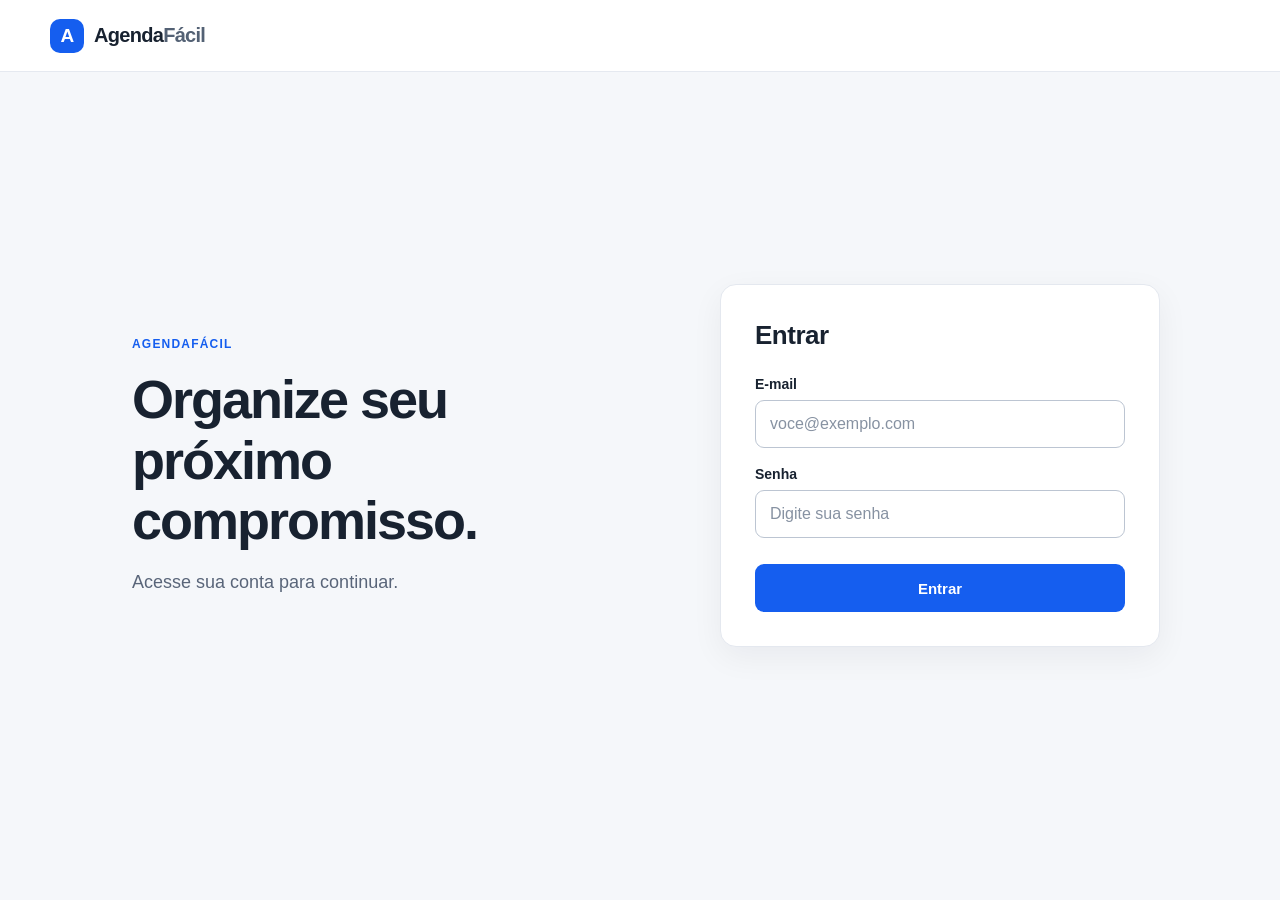
<file: index.html>
<!doctype html>
<html lang="pt-BR">
<head>
  <meta charset="utf-8">
  <meta name="viewport" content="width=device-width, initial-scale=1">
  <meta http-equiv="refresh" content="0; url=pages/login.html">
  <title>AgendaFácil</title>
</head>
<body>
  <p><a href="pages/login.html">Abrir AgendaFácil</a></p>
</body>
</html>
</file>
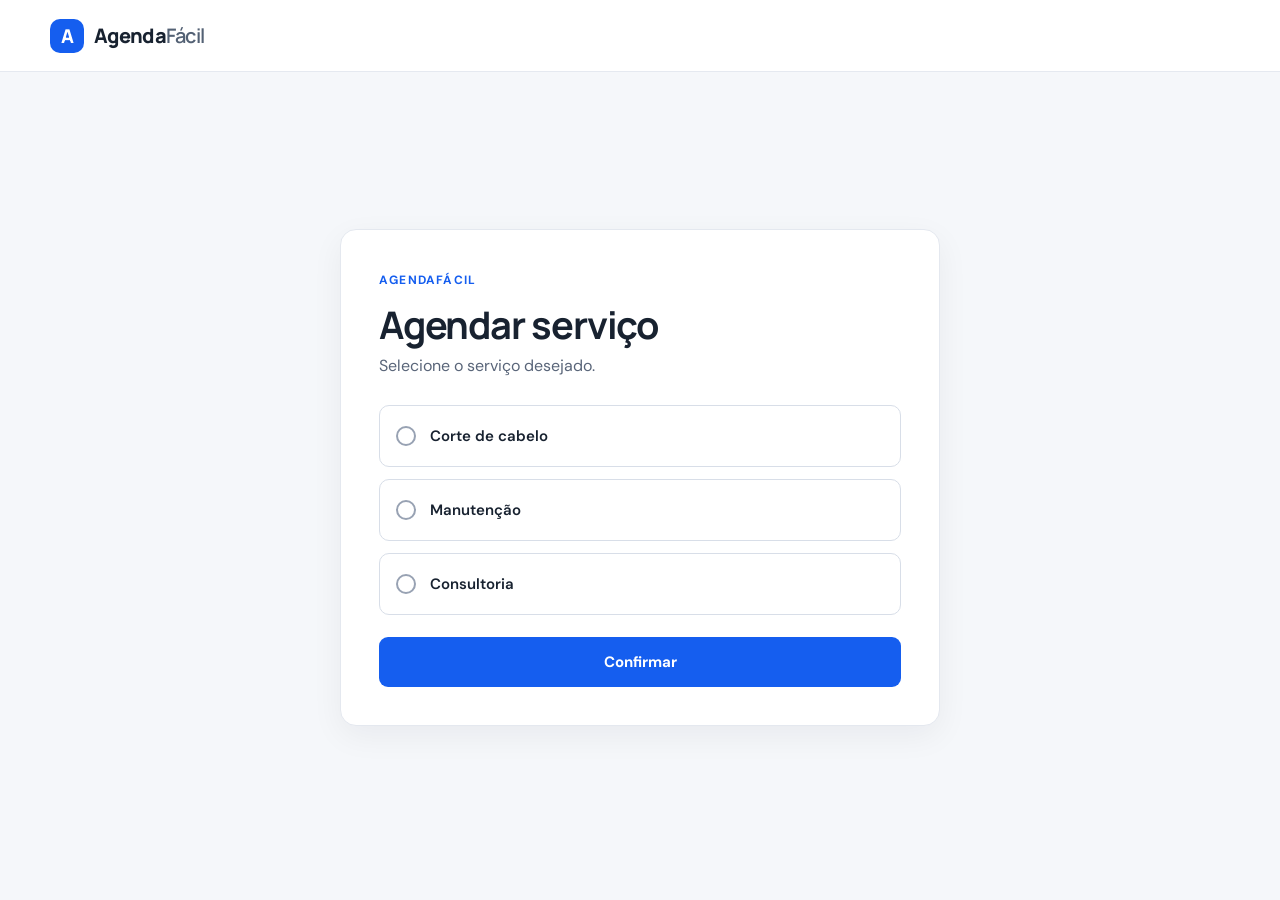
<file: pages/agendar-servico.html>
<!doctype html>
<html lang="pt-BR">
<head>
  <meta charset="utf-8">
  <meta name="viewport" content="width=device-width, initial-scale=1">
  <meta name="theme-color" content="#155eef">
  <meta name="description" content="Escolha o serviço que deseja agendar.">
  <title>AgendaFácil — Agendar serviço</title>
  <link rel="stylesheet" href="../css/agendar-servico.css">
</head>
<body>
  <a class="skip-link" href="#main">Pular para o conteúdo</a>
  <header class="topbar">
    <a class="brand" href="login.html" aria-label="AgendaFácil">
      <span class="brand-mark" aria-hidden="true">A</span>
      <span>Agenda<span class="brand-light">Fácil</span></span>
    </a>
  </header>
  <main id="main" class="booking-layout">
    <section class="booking-panel" aria-labelledby="bookingHeading">
      <span class="eyebrow">AGENDAFÁCIL</span>
      <h1 id="bookingHeading">Agendar serviço</h1>
      <p class="subtitle">Selecione o serviço desejado.</p>
      <form id="bookingForm">
        <fieldset class="service-list">
          <legend class="visually-hidden">Opções de serviço</legend>
          <label class="service-option">
            <input type="radio" name="service" value="corte-de-cabelo" required>
            <span class="radio-mark" aria-hidden="true"></span>
            <span class="service-name">Corte de cabelo</span>
          </label>
          <label class="service-option">
            <input type="radio" name="service" value="manutencao">
            <span class="radio-mark" aria-hidden="true"></span>
            <span class="service-name">Manutenção</span>
          </label>
          <label class="service-option">
            <input type="radio" name="service" value="consultoria">
            <span class="radio-mark" aria-hidden="true"></span>
            <span class="service-name">Consultoria</span>
          </label>
        </fieldset>
        <p class="form-error" id="bookingError" role="alert" hidden>Selecione uma opção para continuar.</p>
        <button class="button primary full" type="submit">Confirmar</button>
      </form>
    </section>
  </main>
  <script src="../js/agendar-servico.js"></script>
</body>
</html>
</file>
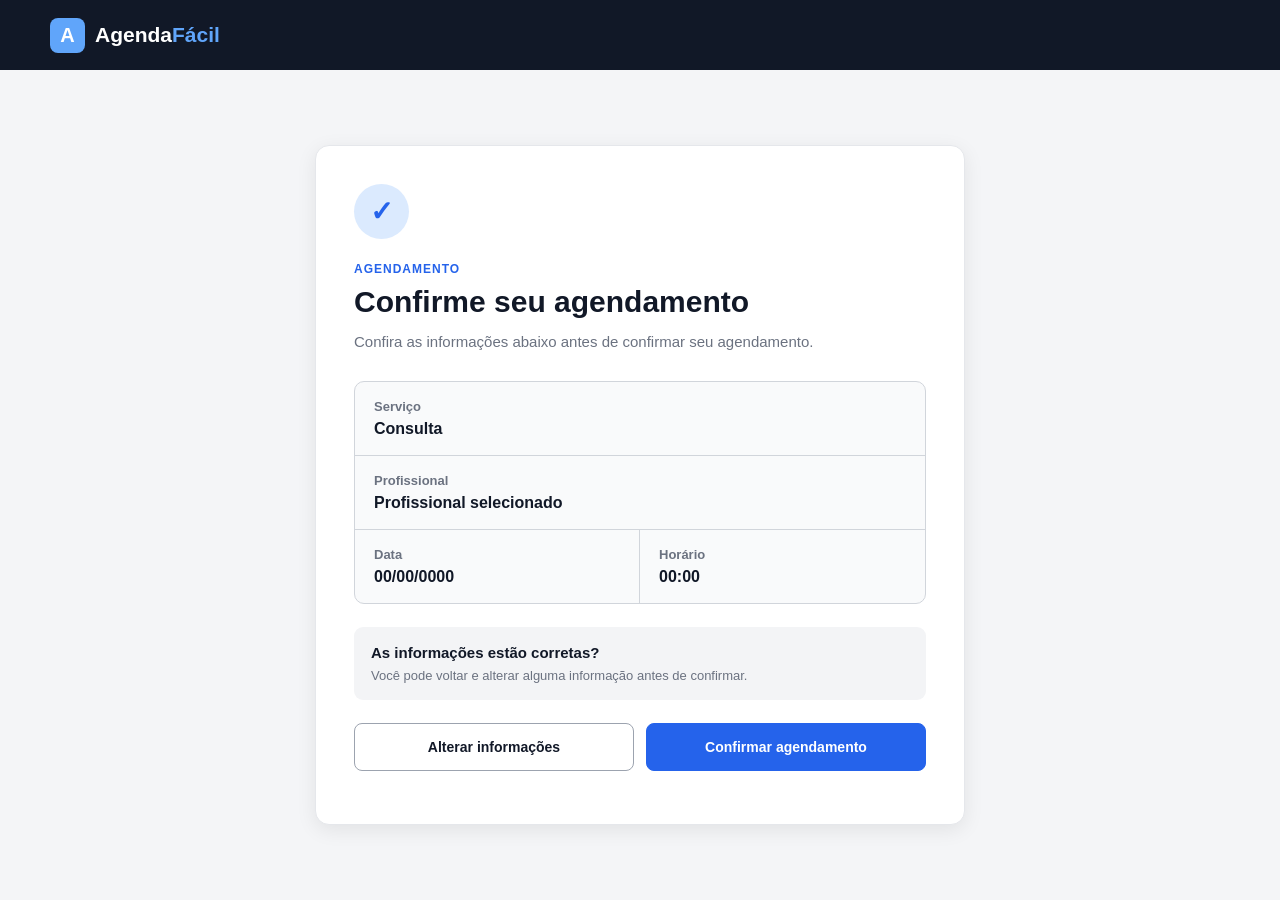
<file: pages/confirmação.html>
<!DOCTYPE html>
<html lang="pt-BR">
<head>
    <meta charset="UTF-8">
    <meta name="viewport" content="width=device-width, initial-scale=1.0">

    <title>AgendaFácil - Confirmação</title>

    <link rel="stylesheet" href="../css/confirmação.css">
</head>

<body>

    <header class="topo">
        <a href="../index.html" class="logo">
            <span class="logo-icon">A</span>
            <span>Agenda<span class="logo-facil">Fácil</span></span>
        </a>
    </header>

    <main class="pagina">

        <section class="card">

            <div class="icone">✓</div>

            <span class="titulo-pequeno">AGENDAMENTO</span>

            <h1>Confirme seu agendamento</h1>

            <p class="descricao">
                Confira as informações abaixo antes de confirmar seu agendamento.
            </p>

            <div class="informacoes">

                <div class="informacao">
                    <span>Serviço</span>
                    <strong id="servico">Consulta</strong>
                </div>

                <div class="informacao">
                    <span>Profissional</span>
                    <strong id="profissional">Profissional selecionado</strong>
                </div>

                <div class="duas-colunas">

                    <div class="informacao">
                        <span>Data</span>
                        <strong id="data">00/00/0000</strong>
                    </div>

                    <div class="informacao">
                        <span>Horário</span>
                        <strong id="horario">00:00</strong>
                    </div>

                </div>

            </div>

            <div class="aviso">
                <strong>As informações estão corretas?</strong>

                <p>
                    Você pode voltar e alterar alguma informação antes de confirmar.
                </p>
            </div>

            <div class="botoes">

                <button id="alterarBtn" class="btn btn-alterar">
                    Alterar informações
                </button>

                <button id="confirmarBtn" class="btn btn-confirmar">
                    Confirmar agendamento
                </button>

            </div>

            <p id="mensagem" class="mensagem"></p>

        </section>

    </main>

    <script src="../js/confirmação.js"></script>

</body>
</html>
</file>
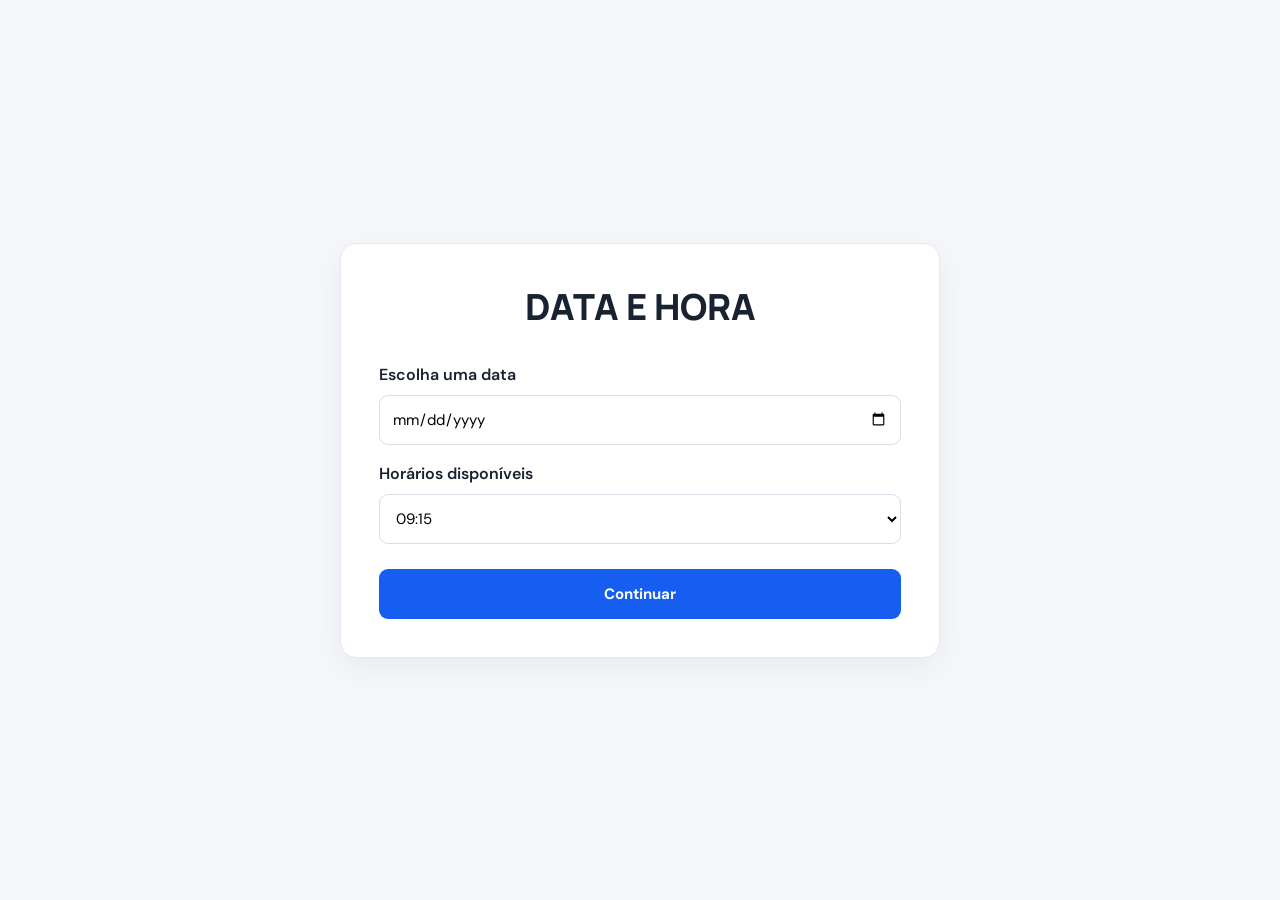
<file: pages/data.html>
<!DOCTYPE html>
<html lang="pt-br">
<head>
    <meta charset="UTF-8">
    <meta name="viewport" content="width=device-width, initial-scale=1.0">
    <link rel="stylesheet" href="../css/data.css">
    <title>Document</title>
</head>
<body>


    <div class="container">
    <h1>DATA E HORA</h1>

    <form id="formulario">
        <label for="data">Escolha uma data</label>
        <input type="date" id="data">

        <label for="horario">Horários disponíveis</label>
        <select id="horario">
            <option value="09:15">09:15</option>
            <option value="12:00">12:00</option>
            <option value="15:30">15:30</option>
        </select>

        <button>Continuar</button>
    </form>
</div>

        
       <script src="../js/data.js"></script>

        </form>
    
</body>
</html>
</file>
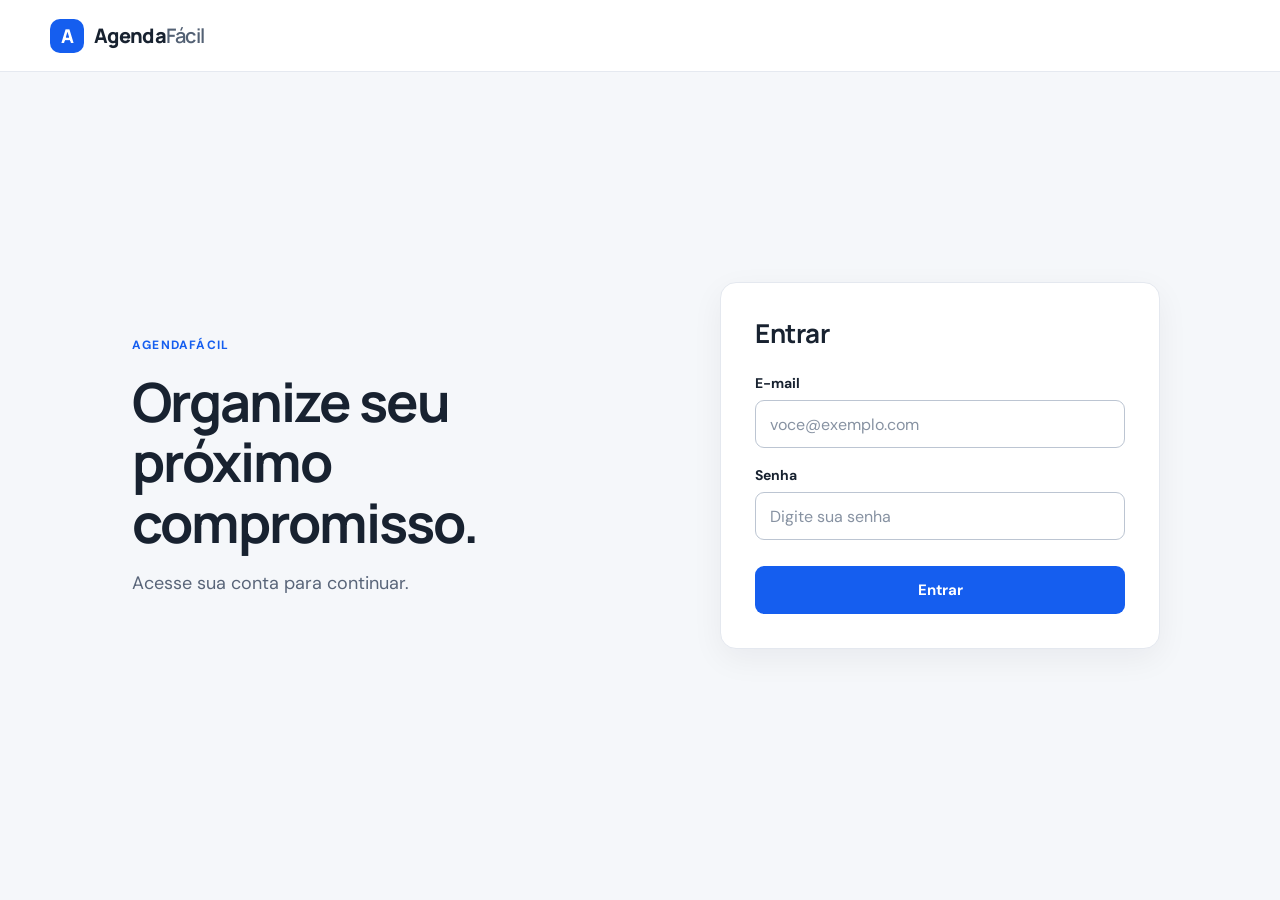
<file: pages/login.html>
<!doctype html>
<html lang="pt-BR">
<head>
  <meta charset="utf-8">
  <meta name="viewport" content="width=device-width, initial-scale=1">
  <meta name="theme-color" content="#155eef">
  <meta name="description" content="AgendaFácil — acesso à plataforma.">
  <title>AgendaFácil — Entrar</title>
  <link rel="stylesheet" href="../css/login.css">
</head>
<body>
  <a class="skip-link" href="#main">Pular para o conteúdo</a>
  <header class="topbar">
    <a class="brand" href="login.html" aria-label="AgendaFácil — página inicial">
      <span class="brand-mark" aria-hidden="true">A</span>
      <span>Agenda<span class="brand-light">Fácil</span></span>
    </a>
  </header>
  <main id="main" class="login-layout">
    <section class="intro-panel" aria-labelledby="welcomeHeading">
      <span class="eyebrow">AGENDAFÁCIL</span>
      <h1 id="welcomeHeading">Organize seu próximo compromisso.</h1>
      <p>Acesse sua conta para continuar.</p>
    </section>
    <section class="panel login-panel" aria-labelledby="loginHeading">
      <h2 id="loginHeading">Entrar</h2>
      <form id="loginForm" novalidate>
        <div class="field">
          <label for="loginEmail">E-mail</label>
          <input id="loginEmail" name="email" type="email" autocomplete="email" inputmode="email" placeholder="voce@exemplo.com" required aria-describedby="loginError loginStatus">
        </div>
        <div class="field">
          <label for="loginPassword">Senha</label>
          <input id="loginPassword" name="password" type="password" autocomplete="current-password" placeholder="Digite sua senha" required aria-describedby="loginError">
        </div>
        <p class="form-error" id="loginError" role="alert" hidden></p>
        <button class="button primary full" type="submit">Entrar</button>
        <p class="form-status" id="loginStatus" role="status" aria-live="polite" hidden></p>
      </form>
    </section>
  </main>
  <script src="../js/login.js"></script>
</body>
</html>
</file>
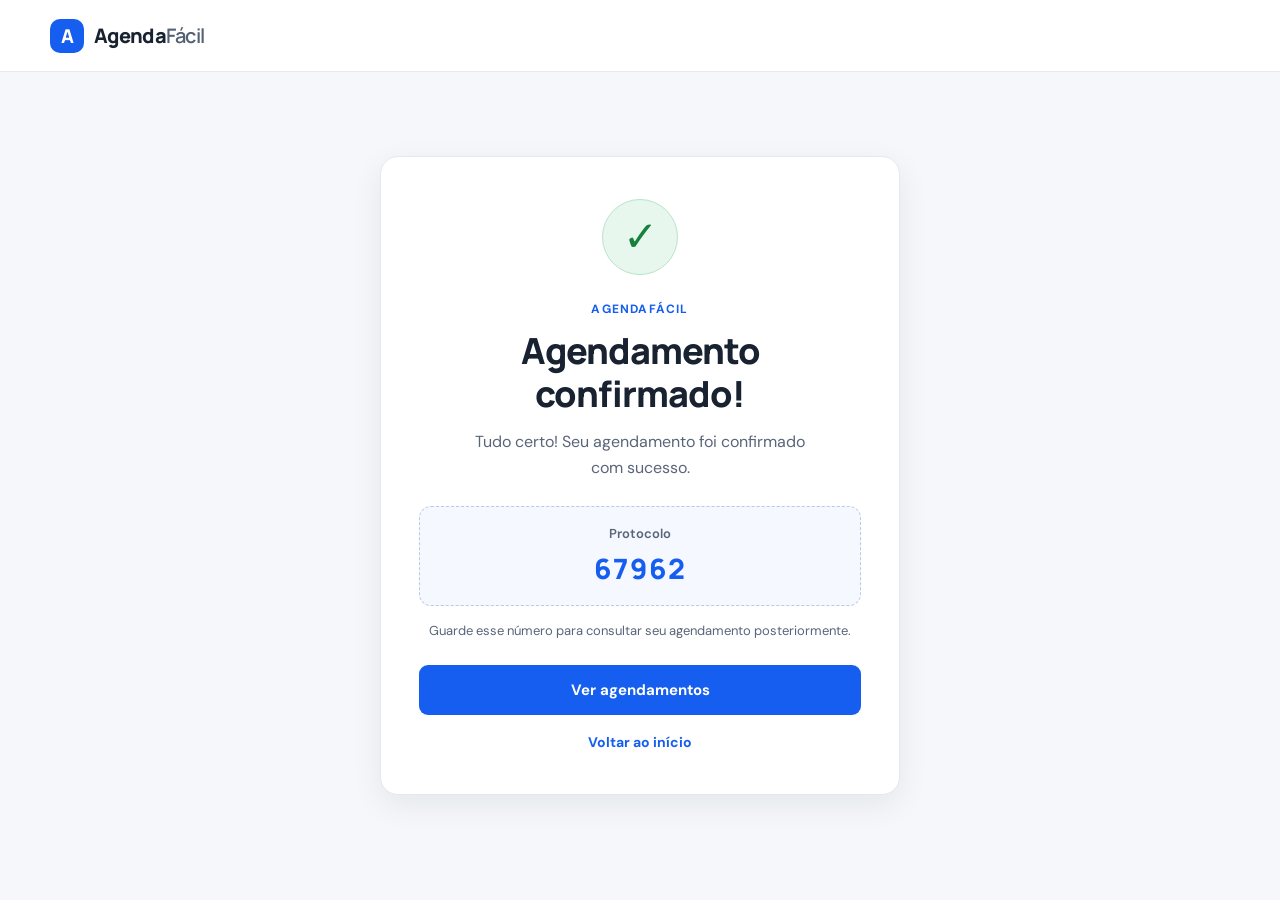
<file: pages/resultado.html>
<!DOCTYPE html>
<html lang="pt-BR">
<head>
    <meta charset="UTF-8">
    <meta name="viewport" content="width=device-width, initial-scale=1.0">
    <meta name="theme-color" content="#155eef">
    <title>AgendaFácil — Agendamento confirmado</title>
    <link rel="stylesheet" href="../css/resultado.css">
</head>
<body>
    <header class="topbar">
        <a class="brand" href="../index.html" aria-label="AgendaFácil">
            <span class="brand-mark" aria-hidden="true">A</span>
            <span>Agenda<span class="brand-light">Fácil</span></span>
        </a>
    </header>
    <main class="resultado-layout">
        <section class="resultado-card" aria-labelledby="resultadoTitulo">
            <div class="icone-confirmacao" aria-hidden="true"><span>✓</span></div>
            <span class="eyebrow">AGENDAFÁCIL</span>
            <h1 id="resultadoTitulo">Agendamento<br>confirmado!</h1>
            <p class="descricao">Tudo certo! Seu agendamento foi confirmado com sucesso.</p>
            <div class="protocolo">Protocolo <strong id="numeroProtocolo">—</strong></div>
            <p class="orientacao">Guarde esse número para consultar seu agendamento posteriormente.</p>
            <button class="button primary full" id="btnAgendamentos" type="button">Ver agendamentos</button>
            <a class="voltar" href="../index.html">Voltar ao início</a>
            <p id="mensagemAgendamentos" class="mensagem" role="status" hidden></p>
        </section>
    </main>
    <script src="../js/resultado.js"></script>
</body>
</html>
</file>
<file: css/agendar-servico.css>
@import url("https://fonts.googleapis.com/css2?family=DM+Sans:wght@400;500;600;700&family=Manrope:wght@600;700;800&display=swap");
:root {
  --blue: #155eef;
  --blue-dark: #1247c5;
  --ink: #182230;
  --muted: #596579;
  --line: #d8dee8;
  --focus: #f79009;
  font-family: "DM Sans", Arial, sans-serif;
  color: var(--ink);
  background: #f5f7fa;
  font-synthesis: none;
  text-rendering: optimizeLegibility;
}
* {
  box-sizing: border-box;
}
body {
  margin: 0;
  min-width: 320px;
  min-height: 100vh;
}
.skip-link {
  position: absolute;
  left: 12px;
  top: -100px;
  z-index: 2;
  padding: 12px 16px;
  background: #fff;
  color: var(--blue);
  border: 2px solid var(--blue);
  border-radius: 8px;
}
.skip-link:focus {
  top: 12px;
}
:focus-visible {
  outline: 3px solid var(--focus);
  outline-offset: 3px;
}
.topbar {
  height: 72px;
  display: flex;
  align-items: center;
  padding: 0 max(28px, calc((100vw - 1180px) / 2));
  background: #fff;
  border-bottom: 1px solid #e5e9f0;
}
.brand {
  display: inline-flex;
  align-items: center;
  gap: 10px;
  color: var(--ink);
  text-decoration: none;
  font:
    800 20px Manrope,
    Arial,
    sans-serif;
  letter-spacing: -0.7px;
}
.brand-mark {
  width: 34px;
  height: 34px;
  border-radius: 10px;
  background: var(--blue);
  color: #fff;
  display: grid;
  place-items: center;
  font:
    800 19px Manrope,
    Arial,
    sans-serif;
}
.brand-light {
  font-weight: 600;
  color: #536174;
}
.booking-layout {
  width: min(600px, calc(100% - 40px));
  min-height: calc(100vh - 73px);
  margin: 0 auto;
  display: grid;
  place-items: center;
  padding: 48px 0 64px;
}
.booking-panel {
  width: 100%;
  background: #fff;
  border: 1px solid #e4e8ef;
  border-radius: 16px;
  box-shadow: 0 10px 32px rgba(16, 24, 40, 0.055);
  padding: 38px;
}
.eyebrow {
  font-size: 12px;
  font-weight: 700;
  letter-spacing: 1.2px;
  color: var(--blue);
}
h1 {
  font-family: Manrope, "DM Sans", Arial, sans-serif;
  font-size: clamp(30px, 6vw, 38px);
  line-height: 1.15;
  letter-spacing: -1.2px;
  margin: 14px 0 8px;
}
.subtitle {
  color: var(--muted);
  font-size: 16px;
  line-height: 1.5;
  margin: 0 0 27px;
}
.service-list {
  display: grid;
  gap: 12px;
  padding: 0;
  margin: 0;
  border: 0;
}
.visually-hidden {
  position: absolute;
  width: 1px;
  height: 1px;
  padding: 0;
  margin: -1px;
  overflow: hidden;
  clip: rect(0, 0, 0, 0);
  white-space: nowrap;
  border: 0;
}
.service-option {
  min-height: 62px;
  display: flex;
  align-items: center;
  gap: 14px;
  padding: 14px 16px;
  border: 1px solid #d8dee8;
  border-radius: 10px;
  cursor: pointer;
  transition:
    border-color 0.15s,
    background-color 0.15s,
    box-shadow 0.15s;
}
.service-option:hover {
  border-color: #9ab8fb;
  background: #f8faff;
}
.service-option:has(input:checked) {
  border-color: var(--blue);
  background: #f3f7ff;
  box-shadow: 0 0 0 1px var(--blue);
}
.service-option input {
  position: absolute;
  opacity: 0;
  width: 1px;
  height: 1px;
}
.service-option:has(input:focus-visible) {
  outline: 3px solid var(--focus);
  outline-offset: 3px;
}
.radio-mark {
  width: 20px;
  height: 20px;
  flex: 0 0 20px;
  border: 2px solid #98a2b3;
  border-radius: 50%;
  display: grid;
  place-items: center;
}
.service-option input:checked + .radio-mark {
  border-color: var(--blue);
}
.service-option input:checked + .radio-mark::after {
  content: "";
  width: 10px;
  height: 10px;
  background: var(--blue);
  border-radius: 50%;
}
.service-name {
  font-size: 15px;
  font-weight: 600;
}
.button {
  min-height: 50px;
  border: 1px solid transparent;
  border-radius: 9px;
  padding: 0 18px;
  font:
    700 15px "DM Sans",
    Arial,
    sans-serif;
  cursor: pointer;
}
.primary {
  background: var(--blue);
  color: #fff;
}
.primary:hover {
  background: var(--blue-dark);
}
.full {
  width: 100%;
  margin-top: 22px;
}
.form-error {
  font-size: 13px;
  line-height: 1.5;
  margin: 14px 0 0;
  color: #b42318;
  font-weight: 600;
}
[hidden] {
  display: none !important;
}
@media (max-width: 600px) {
  .topbar {
    height: 62px;
    padding: 0 18px;
  }
  .brand {
    font-size: 18px;
  }
  .booking-layout {
    width: calc(100% - 32px);
    min-height: calc(100vh - 63px);
    padding: 28px 0 40px;
  }
  .booking-panel {
    padding: 27px 21px;
    border-radius: 14px;
  }
  .subtitle {
    margin-bottom: 23px;
  }
  .service-option {
    min-height: 58px;
    padding: 13px 14px;
  }
  .full {
    margin-top: 20px;
  }
}
@media (max-width: 360px) {
  .booking-layout {
    width: calc(100% - 24px);
  }
  .booking-panel {
    padding: 24px 17px;
  }
}
@media (prefers-reduced-motion: reduce) {
  *,
  *::before,
  *::after {
    scroll-behavior: auto !important;
    transition: none !important;
    animation: none !important;
  }
}
</file>
<file: css/confirmação.css>
* {
    margin: 0;
    padding: 0;
    box-sizing: border-box;
}

body {
    font-family: Arial, sans-serif;
    background: #f4f5f7;
    color: #222;
    min-height: 100vh;
}

.topo {
    height: 70px;
    background: #111827;

    display: flex;
    align-items: center;

    padding: 0 50px;
}

.logo {
    display: flex;
    align-items: center;
    gap: 10px;

    text-decoration: none;
    color: white;

    font-size: 21px;
    font-weight: bold;
}

.logo-icon {
    width: 35px;
    height: 35px;

    background: #60a5fa;
    border-radius: 8px;

    display: flex;
    align-items: center;
    justify-content: center;

    color: white;
    font-size: 20px;
    font-weight: bold;
}

.logo-facil {
    color: #60a5fa;
}

.pagina {
    min-height: calc(100vh - 70px);

    display: flex;
    justify-content: center;
    align-items: center;

    padding: 40px 20px;
}

.card {
    width: 100%;
    max-width: 650px;

    background: white;

    border-radius: 14px;

    padding: 38px;

    box-shadow: 0 5px 20px rgba(0, 0, 0, 0.08);

    border: 1px solid #e5e7eb;
}

.icone {
    width: 55px;
    height: 55px;

    border-radius: 50%;

    background: #dbeafe;
    color: #2563eb;

    display: flex;
    align-items: center;
    justify-content: center;

    font-size: 28px;
    font-weight: bold;

    margin-bottom: 20px;
}

.titulo-pequeno {
    color: #2563eb;

    font-size: 12px;
    font-weight: bold;

    letter-spacing: 1px;
}

h1 {
    margin-top: 8px;
    margin-bottom: 12px;

    font-size: 30px;
    color: #111827;
}

.descricao {
    color: #6b7280;

    font-size: 15px;
    line-height: 1.5;

    margin-bottom: 28px;
}

.informacoes {
    border: 1px solid #d1d5db;
    border-radius: 10px;

    overflow: hidden;

    background: #f9fafb;
}

.informacao {
    padding: 17px 19px;

    display: flex;
    flex-direction: column;
    gap: 6px;

    border-bottom: 1px solid #d1d5db;
}

.informacao span {
    color: #6b7280;

    font-size: 13px;
    font-weight: bold;
}

.informacao strong {
    color: #111827;

    font-size: 16px;
}

.duas-colunas {
    display: grid;
    grid-template-columns: 1fr 1fr;
}

.duas-colunas .informacao {
    border-bottom: none;
}

.duas-colunas .informacao:first-child {
    border-right: 1px solid #d1d5db;
}

.aviso {
    background: #f3f4f6;

    border-radius: 9px;

    padding: 17px;

    margin-top: 23px;
}

.aviso strong {
    font-size: 15px;
    color: #111827;
}

.aviso p {
    margin-top: 6px;

    color: #6b7280;

    font-size: 13px;
}

.botoes {
    display: flex;
    gap: 12px;

    margin-top: 23px;
}

.btn {
    height: 48px;

    border-radius: 8px;

    padding: 0 18px;

    font-size: 14px;
    font-weight: bold;

    cursor: pointer;

    transition: 0.2s;
}

.btn-alterar {
    flex: 1;

    background: white;

    border: 1px solid #9ca3af;

    color: #111827;
}

.btn-alterar:hover {
    background: #f3f4f6;
}

.btn-confirmar {
    flex: 1;

    background: #2563eb;

    border: 1px solid #2563eb;

    color: white;
}

.btn-confirmar:hover {
    background: #1d4ed8;
}

.mensagem {
    text-align: center;

    margin-top: 15px;

    color: #2563eb;

    font-size: 14px;
    font-weight: bold;
}

@media (max-width: 600px) {

    .topo {
        padding: 0 20px;
    }

    .card {
        padding: 25px 20px;
    }

    h1 {
        font-size: 25px;
    }

    .duas-colunas {
        grid-template-columns: 1fr;
    }

    .duas-colunas .informacao:first-child {
        border-right: none;
        border-bottom: 1px solid #d1d5db;
    }

    .botoes {
        flex-direction: column;
    }

    .btn {
        width: 100%;
    }
}
</file>
<file: css/data.css>
@import url("https://fonts.googleapis.com/css2?family=DM+Sans:wght@400;500;600;700&family=Manrope:wght@700;800&display=swap");

* {
    box-sizing: border-box;
}

body {
    margin: 0;
    min-height: 100vh;
    display: flex;
    justify-content: center;
    align-items: center;
    background: #f5f7fa;
    color: #182230;
    font-family: "DM Sans", Arial, sans-serif;
}

.container {
    width: min(600px, calc(100% - 40px));
    padding: 38px;
    background: #fff;
    border: 1px solid #e4e8ef;
    border-radius: 16px;
    box-shadow: 0 10px 32px rgba(16, 24, 40, .055);
}

h1 {
    margin: 0 0 25px;
    text-align: center;
    font: 800 36px Manrope;
}

form {
    display: flex;
    flex-direction: column;
    gap: 10px;
}

label {
    font-weight: 600;
    margin-top: 8px;
}

input,
select {
    width: 100%;
    height: 50px;
    padding: 0 12px;
    border: 1px solid #d8dee8;
    border-radius: 9px;
    background: #fff;
    font: 15px "DM Sans";
}

input:focus,
select:focus {
    outline: 3px solid rgba(21, 94, 239, .15);
    border-color: #155eef;
}

button {
    width: 100%;
    height: 50px;
    margin-top: 15px;
    border: 0;
    border-radius: 9px;
    background: #155eef;
    color: #fff;
    font: 700 15px "DM Sans";
    cursor: pointer;
}

button:hover {
    background: #1247c5;
}

@media (max-width: 600px) {
    .container {
        width: calc(100% - 32px);
        padding: 27px 21px;
    }

    h1 {
        font-size: 30px;
    }
}

@media (max-width: 360px) {
    .container {
        width: calc(100% - 24px);
        padding: 24px 17px;
    }

    h1 {
        font-size: 27px;
    }
}
</file>
<file: css/login.css>
@import url("https://fonts.googleapis.com/css2?family=DM+Sans:wght@400;500;600;700&family=Manrope:wght@600;700;800&display=swap");
:root {
  --blue: #155eef;
  --blue-dark: #1247c5;
  --ink: #182230;
  --muted: #596579;
  --line: #d8dee8;
  --focus: #f79009;
  font-family: "DM Sans", Arial, sans-serif;
  color: var(--ink);
  background: #f5f7fa;
  font-synthesis: none;
  text-rendering: optimizeLegibility;
}
* {
  box-sizing: border-box;
}
body {
  margin: 0;
  min-width: 320px;
  min-height: 100vh;
}
.skip-link {
  position: absolute;
  left: 12px;
  top: -100px;
  z-index: 2;
  padding: 12px 16px;
  background: #fff;
  color: var(--blue);
  border: 2px solid var(--blue);
  border-radius: 8px;
}
.skip-link:focus {
  top: 12px;
}
:focus-visible {
  outline: 3px solid var(--focus);
  outline-offset: 3px;
}
.topbar {
  height: 72px;
  display: flex;
  align-items: center;
  padding: 0 max(28px, calc((100vw - 1180px) / 2));
  background: #fff;
  border-bottom: 1px solid #e5e9f0;
}
.brand {
  display: inline-flex;
  align-items: center;
  gap: 10px;
  color: var(--ink);
  text-decoration: none;
  font:
    800 20px Manrope,
    Arial,
    sans-serif;
  letter-spacing: -0.7px;
}
.brand-mark {
  width: 34px;
  height: 34px;
  border-radius: 10px;
  background: var(--blue);
  color: #fff;
  display: grid;
  place-items: center;
  font:
    800 19px Manrope,
    Arial,
    sans-serif;
}
.brand-light {
  font-weight: 600;
  color: #536174;
}
.login-layout {
  width: min(1040px, calc(100% - 48px));
  min-height: calc(100vh - 73px);
  margin: 0 auto;
  display: grid;
  grid-template-columns: minmax(0, 1fr) 440px;
  align-items: center;
  gap: 64px;
  padding: 40px 0 80px;
}
.intro-panel {
  max-width: 540px;
  padding-left: 12px;
}
.eyebrow {
  font-size: 12px;
  font-weight: 700;
  letter-spacing: 1.2px;
  color: var(--blue);
}
h1,
h2 {
  font-family: Manrope, "DM Sans", Arial, sans-serif;
}
.intro-panel h1 {
  font-size: clamp(36px, 4.4vw, 54px);
  line-height: 1.12;
  letter-spacing: -2px;
  margin: 17px 0 18px;
}
.intro-panel p {
  font-size: 18px;
  line-height: 1.55;
  color: var(--muted);
  margin: 0;
}
.panel {
  background: #fff;
  border: 1px solid #e4e8ef;
  border-radius: 16px;
  box-shadow: 0 10px 32px rgba(16, 24, 40, 0.055);
  padding: 34px;
}
.login-panel h2 {
  font-size: 26px;
  line-height: 1.25;
  letter-spacing: -0.5px;
  margin: 0 0 25px;
}
.field {
  display: flex;
  flex-direction: column;
  gap: 8px;
  margin: 18px 0;
}
.field label {
  font-size: 14px;
  font-weight: 700;
}
.field input {
  width: 100%;
  height: 48px;
  padding: 0 14px;
  border: 1px solid #bcc5d2;
  border-radius: 9px;
  background: #fff;
  color: var(--ink);
  font: inherit;
}
.field input:focus {
  outline: 0;
  border-color: var(--blue);
  box-shadow: 0 0 0 3px rgba(21, 94, 239, 0.15);
}
.field input::placeholder {
  color: #8792a2;
}
.button {
  min-height: 48px;
  border: 1px solid transparent;
  border-radius: 9px;
  padding: 0 18px;
  font:
    700 15px "DM Sans",
    Arial,
    sans-serif;
  cursor: pointer;
}
.primary {
  background: var(--blue);
  color: #fff;
}
.primary:hover {
  background: var(--blue-dark);
}
.full {
  width: 100%;
  margin-top: 8px;
}
.form-error,
.form-status {
  font-size: 13px;
  line-height: 1.5;
  margin: 12px 0;
}
.form-error {
  color: #b42318;
  font-weight: 600;
}
.form-status {
  color: var(--muted);
}
[hidden] {
  display: none !important;
}
@media (max-width: 700px) {
  .topbar {
    height: 62px;
    padding: 0 18px;
  }
  .brand {
    font-size: 18px;
  }
  .login-layout {
    width: calc(100% - 32px);
    min-height: calc(100vh - 63px);
    display: flex;
    flex-direction: column;
    align-items: stretch;
    justify-content: center;
    gap: 25px;
    padding: 36px 0 56px;
  }
  .intro-panel {
    padding: 0 4px;
  }
  .intro-panel h1 {
    font-size: 36px;
    letter-spacing: -1.2px;
    margin: 12px 0;
  }
  .intro-panel p {
    font-size: 16px;
  }
  .panel {
    padding: 25px 20px;
  }
  .login-panel h2 {
    font-size: 24px;
    margin-bottom: 22px;
  }
}
@media (max-width: 360px) {
  .intro-panel h1 {
    font-size: 32px;
  }
  .login-layout {
    width: calc(100% - 28px);
  }
}
@media (prefers-reduced-motion: reduce) {
  *,
  *::before,
  *::after {
    scroll-behavior: auto !important;
    transition: none !important;
    animation: none !important;
  }
}
</file>
<file: css/resultado.css>
@import url('https://fonts.googleapis.com/css2?family=DM+Sans:wght@400;500;600;700&family=Manrope:wght@600;700;800&display=swap');

:root {
    --blue: #155eef;
    --blue-dark: #1247c5;
    --ink: #182230;
    --muted: #596579;
    --line: #d8dee8;
    font-family: 'DM Sans', Arial, sans-serif;
    color: var(--ink);
    background: #f5f7fa;
    font-synthesis: none;
    text-rendering: optimizeLegibility;
}

* { box-sizing: border-box; }
body { margin: 0; min-width: 320px; min-height: 100vh; }
.topbar {
    height: 72px; display: flex; align-items: center;
    padding: 0 max(28px, calc((100vw - 1180px)/2));
    background: #fff; border-bottom: 1px solid #e5e9f0;
}
.brand {
    display: inline-flex; align-items: center; gap: 10px;
    color: var(--ink); text-decoration: none;
    font: 800 20px Manrope, Arial, sans-serif; letter-spacing: -.7px;
}
.brand-mark {
    width: 34px; height: 34px; border-radius: 10px; background: var(--blue);
    color: #fff; display: grid; place-items: center;
    font: 800 19px Manrope, Arial, sans-serif;
}
.brand-light { font-weight: 600; color: #536174; }
.resultado-layout {
    width: min(100% - 32px, 1040px); min-height: calc(100vh - 73px);
    margin: 0 auto; display: grid; place-items: center; padding: 44px 0 64px;
}
.resultado-card {
    width: min(100%, 520px); padding: 42px 38px; text-align: center;
    background: #fff; border: 1px solid #e4e8ef; border-radius: 18px;
    box-shadow: 0 10px 32px rgba(16, 24, 40, .07);
}
.icone-confirmacao {
    width: 76px; height: 76px; margin: 0 auto 22px; border-radius: 50%;
    display: grid; place-items: center; background: #e8f7ee; color: #16803d;
    border: 1px solid #b7e4c7;
}
.icone-confirmacao span { font-size: 42px; font-weight: 700; line-height: 1; }
.eyebrow { color: var(--blue); font-size: 12px; font-weight: 700; letter-spacing: 1.2px; }
h1 {
    margin: 12px 0 14px; font: 800 clamp(29px, 5vw, 36px)/1.18 Manrope, 'DM Sans', Arial, sans-serif;
    letter-spacing: -1px; color: var(--ink);
}
.descricao { margin: 0 auto 26px; max-width: 360px; color: var(--muted); font-size: 16px; line-height: 1.6; }
.protocolo {
    display: flex; flex-direction: column; gap: 7px; padding: 18px;
    border: 1px dashed #b9c9e8; border-radius: 12px; background: #f5f8ff;
    color: var(--muted); font-size: 13px; font-weight: 600;
}
.protocolo strong { color: var(--blue); font: 800 28px Manrope, Arial, sans-serif; letter-spacing: 2px; }
.orientacao { margin: 15px 0 24px; color: var(--muted); font-size: 13px; line-height: 1.5; }
.button {
    min-height: 50px; border: 1px solid transparent; border-radius: 9px;
    padding: 0 18px; font: 700 15px 'DM Sans', Arial, sans-serif; cursor: pointer;
    transition: background .2s, transform .2s;
}
.primary { color: #fff; background: var(--blue); }
.primary:hover { background: var(--blue-dark); }
.full { width: 100%; }
.button:active { transform: translateY(1px); }
.voltar { display: inline-block; margin-top: 18px; color: var(--blue); font-size: 14px; font-weight: 700; text-decoration: none; }
.voltar:hover { text-decoration: underline; }
.mensagem { margin: 18px 0 0; color: var(--muted); font-size: 13px; line-height: 1.5; }
[hidden] { display: none !important; }
:focus-visible { outline: 3px solid #f79009; outline-offset: 3px; }
@media (max-width: 600px) {
    .topbar { height: 62px; padding: 0 18px; }
    .brand { font-size: 18px; }
    .resultado-layout { min-height: calc(100vh - 63px); padding: 28px 0; }
    .resultado-card { padding: 32px 22px; }
    h1 { font-size: 29px; }
}
@media (prefers-reduced-motion: reduce) { *, *::before, *::after { transition: none !important; } }
</file>
